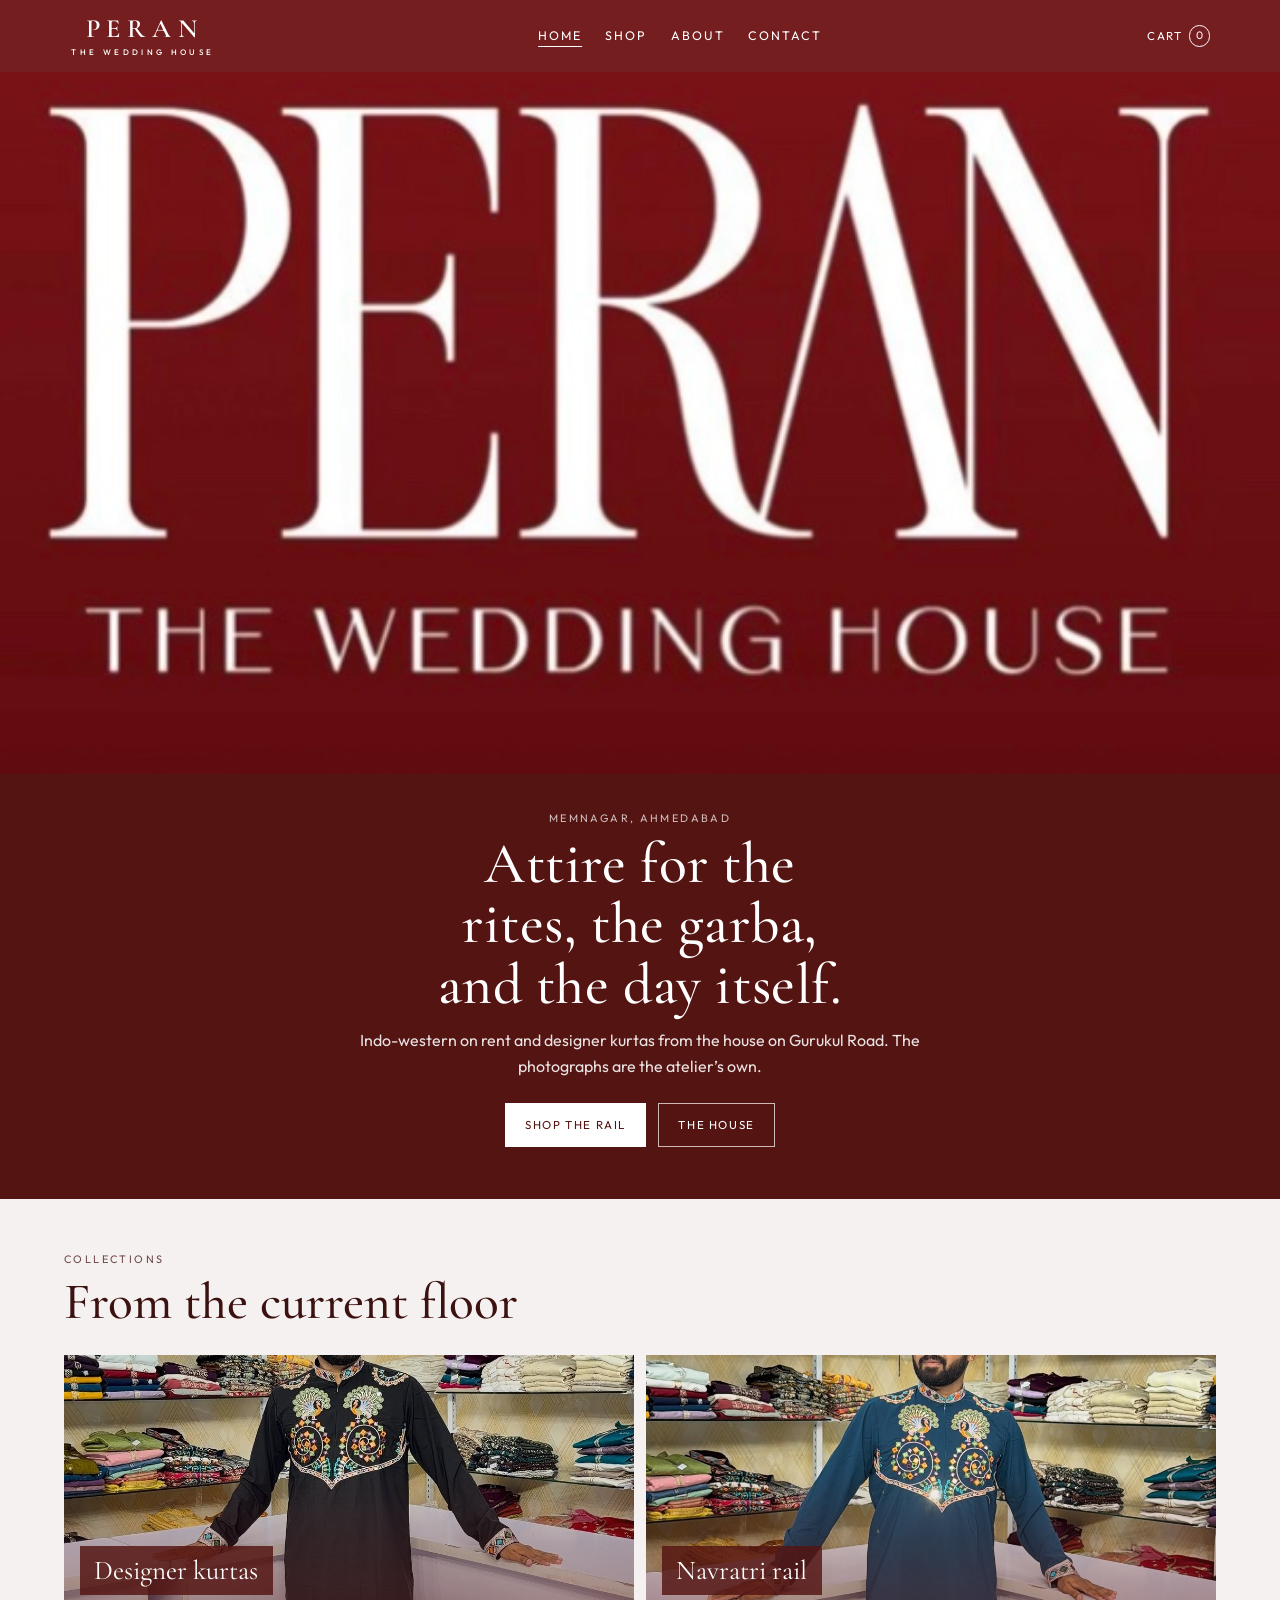
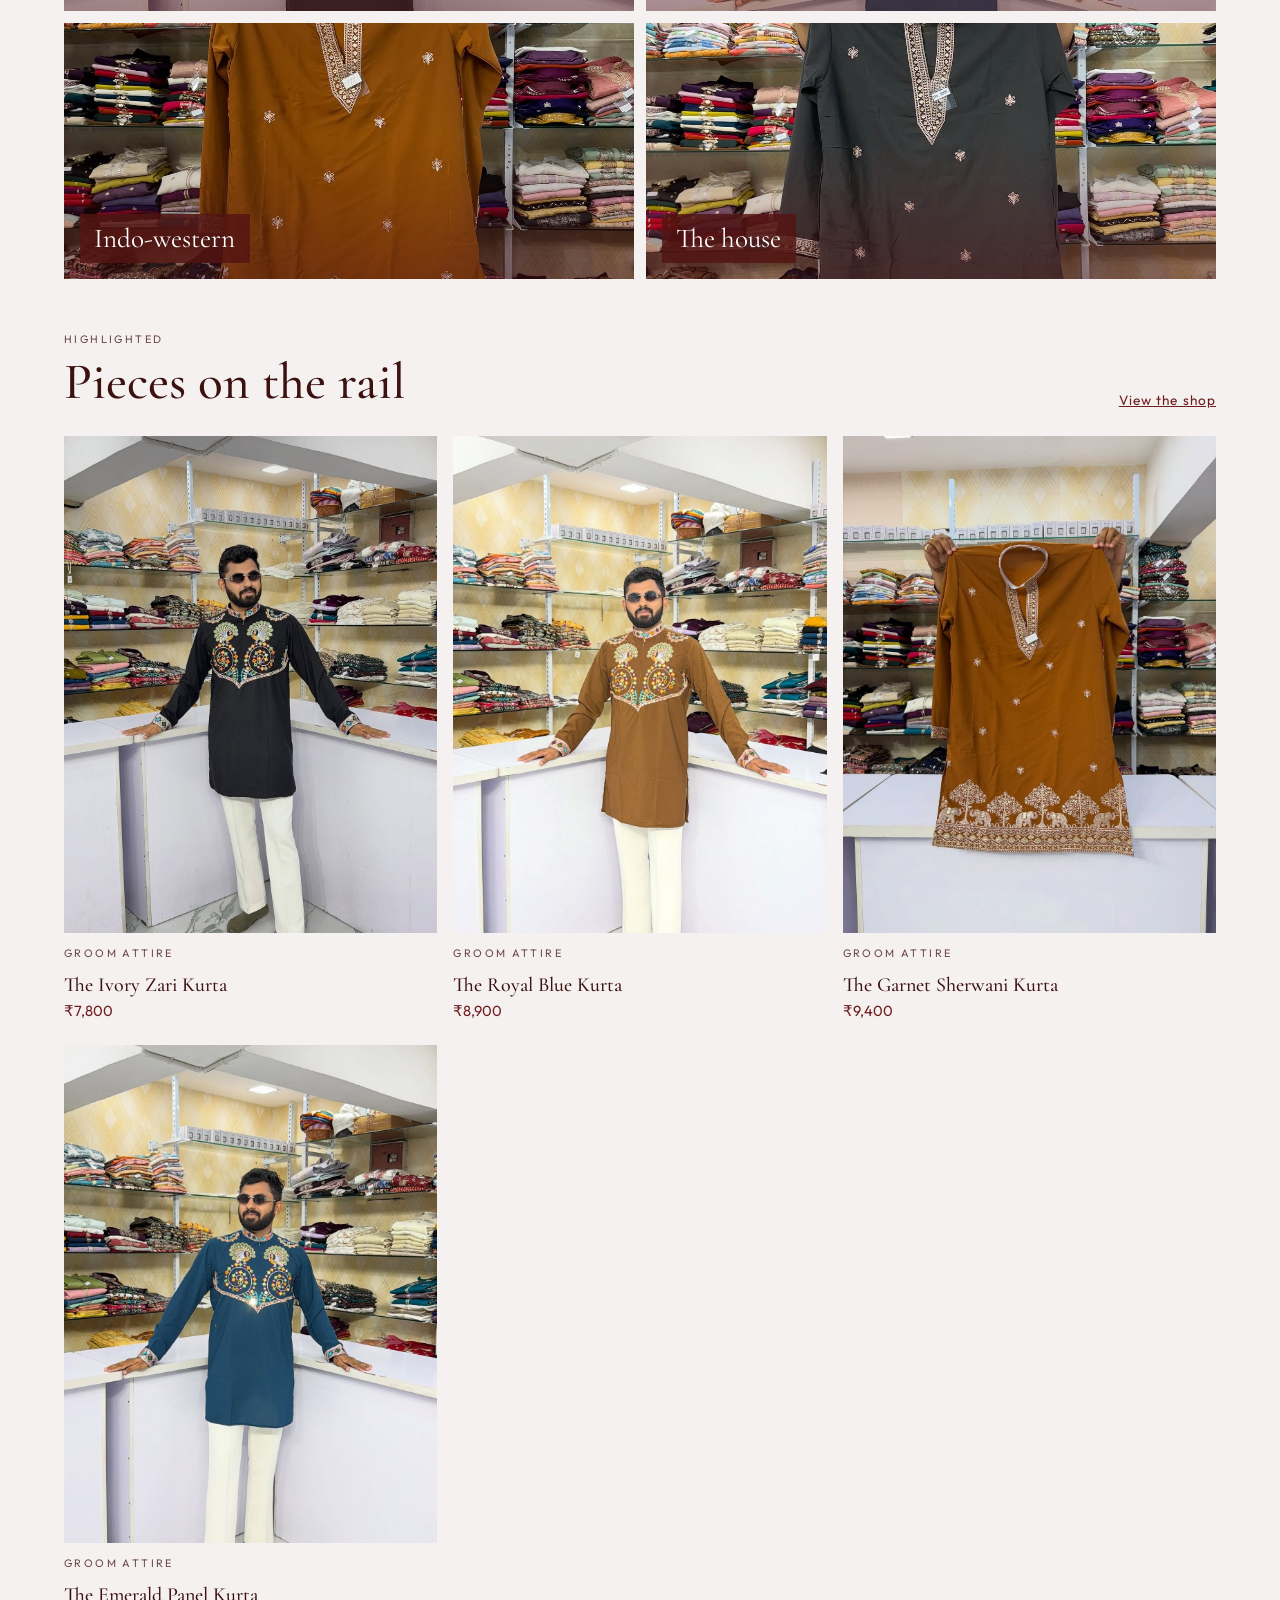
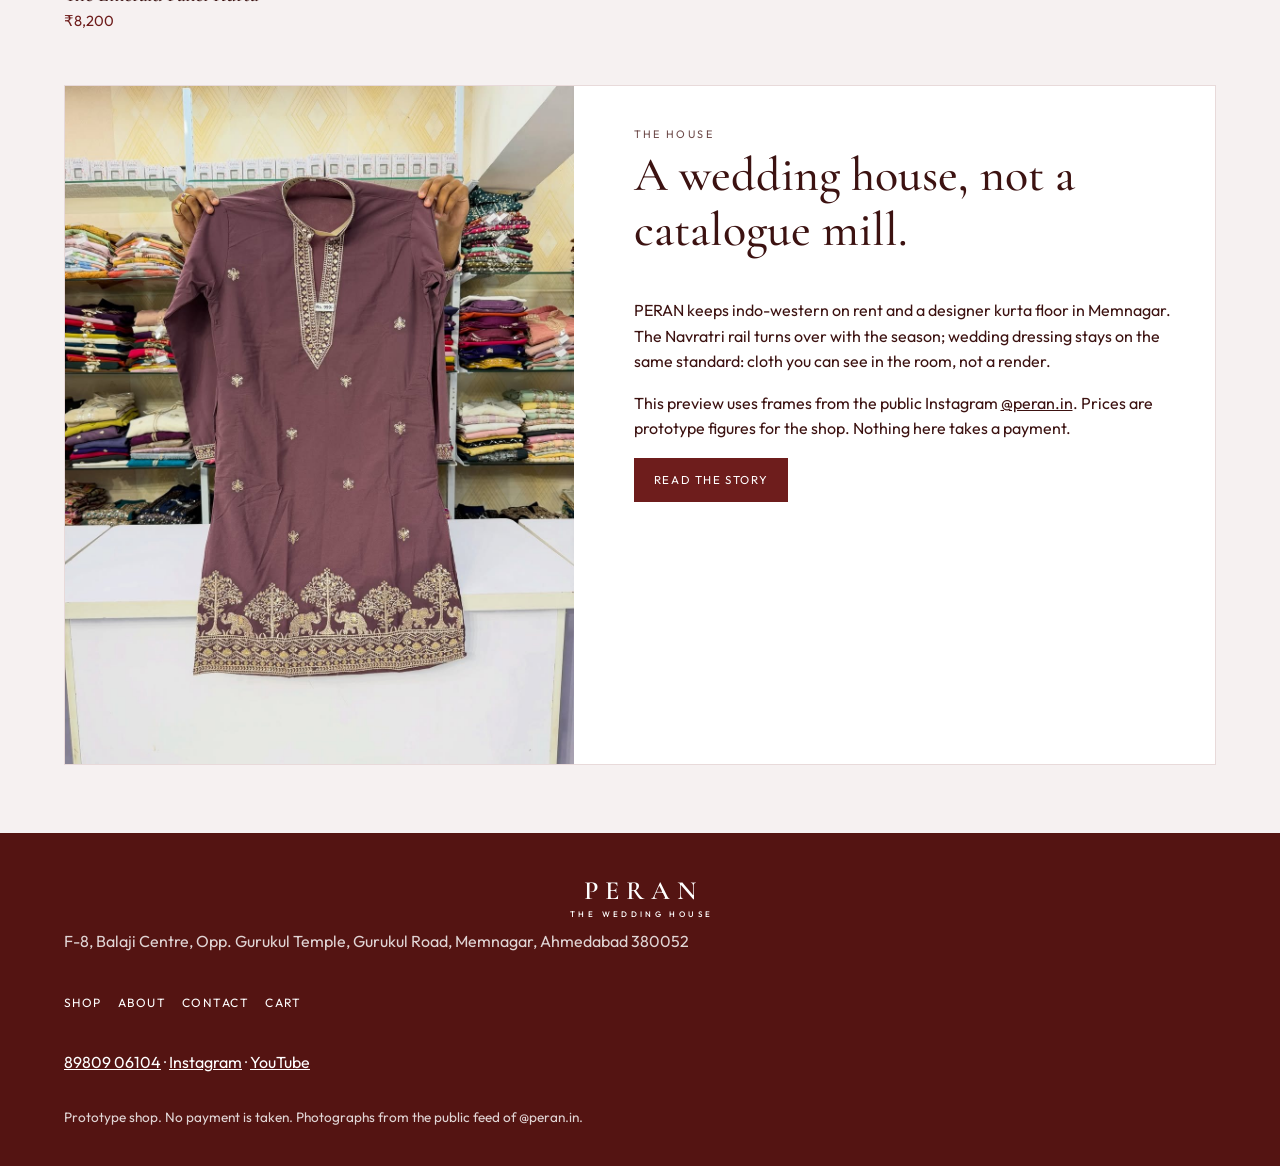
<file: index.html>
<!DOCTYPE html>
<html lang="en">
<head>
  <meta charset="utf-8">
  <meta name="viewport" content="width=device-width, initial-scale=1">
  <title>PERAN — The Wedding House</title>
  <meta name="description" content="PERAN The Wedding House in Memnagar, Ahmedabad. Designer kurtas and indo-western attire, with photographs from the house’s own rail.">
  <meta name="theme-color" content="#6e1d1c">
  <link rel="icon" href="assets/logo.jpg">
  <link rel="preconnect" href="https://fonts.googleapis.com">
  <link rel="preconnect" href="https://fonts.gstatic.com" crossorigin>
  <link href="https://fonts.googleapis.com/css2?family=Cormorant+Garamond:wght@500;600;700&family=Outfit:wght@300;400;500;600&display=swap" rel="stylesheet">
  <link rel="stylesheet" href="css/styles.css">
</head>
<body>
  <a class="skip" href="#main">Skip to content</a>
  <header class="site-header">
    <div class="header-bar">
      <button class="nav-toggle" type="button" data-nav-toggle aria-expanded="false" aria-controls="site-nav">
        <span class="sr-only">Menu</span>
        <span class="burger" aria-hidden="true"></span>
      </button>
      <a class="wordmark" href="index.html">
        <span class="wordmark-name">PERAN</span>
        <span class="wordmark-sub">The Wedding House</span>
      </a>
      <nav id="site-nav" class="site-nav" data-nav aria-label="Primary">
        <a href="index.html" aria-current="page">Home</a>
        <a href="shop.html">Shop</a>
        <a href="about.html">About</a>
        <a href="contact.html">Contact</a>
      </nav>
      <a class="cart-link" href="cart.html" data-cart-link>Cart <span class="cart-count" data-cart-count>0</span></a>
    </div>
  </header>
  <main id="main">
    <section class="hero">
      <img class="hero-logo" src="assets/logo.jpg" alt="PERAN, The Wedding House" width="606" height="449">
      <div class="hero-copy">
        <p class="eyebrow">Memnagar, Ahmedabad</p>
        <h1>Attire for the rites, the garba, and the day itself.</h1>
        <p>Indo-western on rent and designer kurtas from the house on Gurukul Road. The photographs are the atelier’s own.</p>
        <div class="hero-actions">
          <a class="btn" href="shop.html">Shop the rail</a>
          <a class="btn btn-ghost" href="about.html">The house</a>
        </div>
      </div>
    </section>

    <section class="section">
      <div class="wrap">
        <div class="section-head">
          <div>
            <p class="eyebrow">Collections</p>
            <h2>From the current floor</h2>
          </div>
        </div>
        <div class="collections">
          <a class="collection" href="shop.html?category=groom">
            <img src="assets/products/ivory-zari.jpg" alt="Ivory zari kurta from the designer rail" width="1080" height="1440">
            <span>Designer kurtas</span>
          </a>
          <a class="collection" href="shop.html?category=groom">
            <img src="assets/products/emerald-panel.jpg" alt="Emerald panel kurta from the Navratri rail" width="1080" height="1440">
            <span>Navratri rail</span>
          </a>
          <a class="collection" href="shop.html?category=groom">
            <img src="assets/products/garnet-sherwani.jpg" alt="Garnet indo-western kurta" width="1080" height="1440">
            <span>Indo-western</span>
          </a>
          <a class="collection" href="about.html">
            <img src="assets/products/festive-gold.jpg" alt="Gold festive kurta from the wedding house" width="1080" height="1440">
            <span>The house</span>
          </a>
        </div>
      </div>
    </section>

    <section class="section" style="padding-top: 0">
      <div class="wrap">
        <div class="section-head">
          <div>
            <p class="eyebrow">Highlighted</p>
            <h2>Pieces on the rail</h2>
          </div>
          <a href="shop.html">View the shop</a>
        </div>
        <div class="grid">
          <article class="card">
            <a class="card-link" href="product.html?id=ivory-zari">
              <div class="card-media"><img src="assets/products/ivory-zari.jpg" alt="Ivory festive kurta with gold zari, from the PERAN Instagram rail" width="1080" height="1440"></div>
              <p class="eyebrow">Groom attire</p>
              <h2>The Ivory Zari Kurta</h2>
              <p class="price">₹7,800</p>
            </a>
          </article>
          <article class="card">
            <a class="card-link" href="product.html?id=royal-blue">
              <div class="card-media"><img src="assets/products/royal-blue.jpg" alt="Royal blue kurta with dense gold work, from the PERAN Instagram rail" width="1080" height="1440"></div>
              <p class="eyebrow">Groom attire</p>
              <h2>The Royal Blue Kurta</h2>
              <p class="price">₹8,900</p>
            </a>
          </article>
          <article class="card">
            <a class="card-link" href="product.html?id=garnet-sherwani">
              <div class="card-media"><img src="assets/products/garnet-sherwani.jpg" alt="Garnet sherwani-style kurta, from the PERAN Instagram rail" width="1080" height="1440"></div>
              <p class="eyebrow">Groom attire</p>
              <h2>The Garnet Sherwani Kurta</h2>
              <p class="price">₹9,400</p>
            </a>
          </article>
          <article class="card">
            <a class="card-link" href="product.html?id=emerald-panel">
              <div class="card-media"><img src="assets/products/emerald-panel.jpg" alt="Emerald and gold panelled kurta, from the PERAN Instagram rail" width="1080" height="1440"></div>
              <p class="eyebrow">Groom attire</p>
              <h2>The Emerald Panel Kurta</h2>
              <p class="price">₹8,200</p>
            </a>
          </article>
        </div>
      </div>
    </section>

    <section class="section" style="padding-top: 0">
      <div class="wrap">
        <article class="story">
          <img src="assets/products/editorial-kurta.jpg" alt="Burgundy and gold kurta from the PERAN atelier feed" width="1080" height="1440">
          <div class="story-copy">
            <p class="eyebrow">The house</p>
            <h2>A wedding house, not a catalogue mill.</h2>
            <p>PERAN keeps indo-western on rent and a designer kurta floor in Memnagar. The Navratri rail turns over with the season; wedding dressing stays on the same standard: cloth you can see in the room, not a render.</p>
            <p>This preview uses frames from the public Instagram <a href="https://www.instagram.com/peran.in/">@peran.in</a>. Prices are prototype figures for the shop. Nothing here takes a payment.</p>
            <a class="btn btn-solid" href="about.html">Read the story</a>
          </div>
        </article>
      </div>
    </section>
  </main>
  <footer class="site-footer">
    <div class="wrap footer-grid">
      <div>
        <a class="wordmark" href="index.html">
          <span class="wordmark-name">PERAN</span>
          <span class="wordmark-sub">The Wedding House</span>
        </a>
        <p>F-8, Balaji Centre, Opp. Gurukul Temple, Gurukul Road, Memnagar, Ahmedabad 380052</p>
      </div>
      <nav class="footer-nav" aria-label="Footer">
        <a href="shop.html">Shop</a>
        <a href="about.html">About</a>
        <a href="contact.html">Contact</a>
        <a href="cart.html">Cart</a>
      </nav>
      <p><a href="tel:+918980906104">89809 06104</a> · <a href="https://www.instagram.com/peran.in/">Instagram</a> · <a href="https://www.youtube.com/@Peranhouse">YouTube</a></p>
      <p class="fine">Prototype shop. No payment is taken. Photographs from the public feed of @peran.in.</p>
    </div>
  </footer>
  <script src="js/cart.js"></script>
  <script src="js/nav.js"></script>
</body>
</html>
</file>
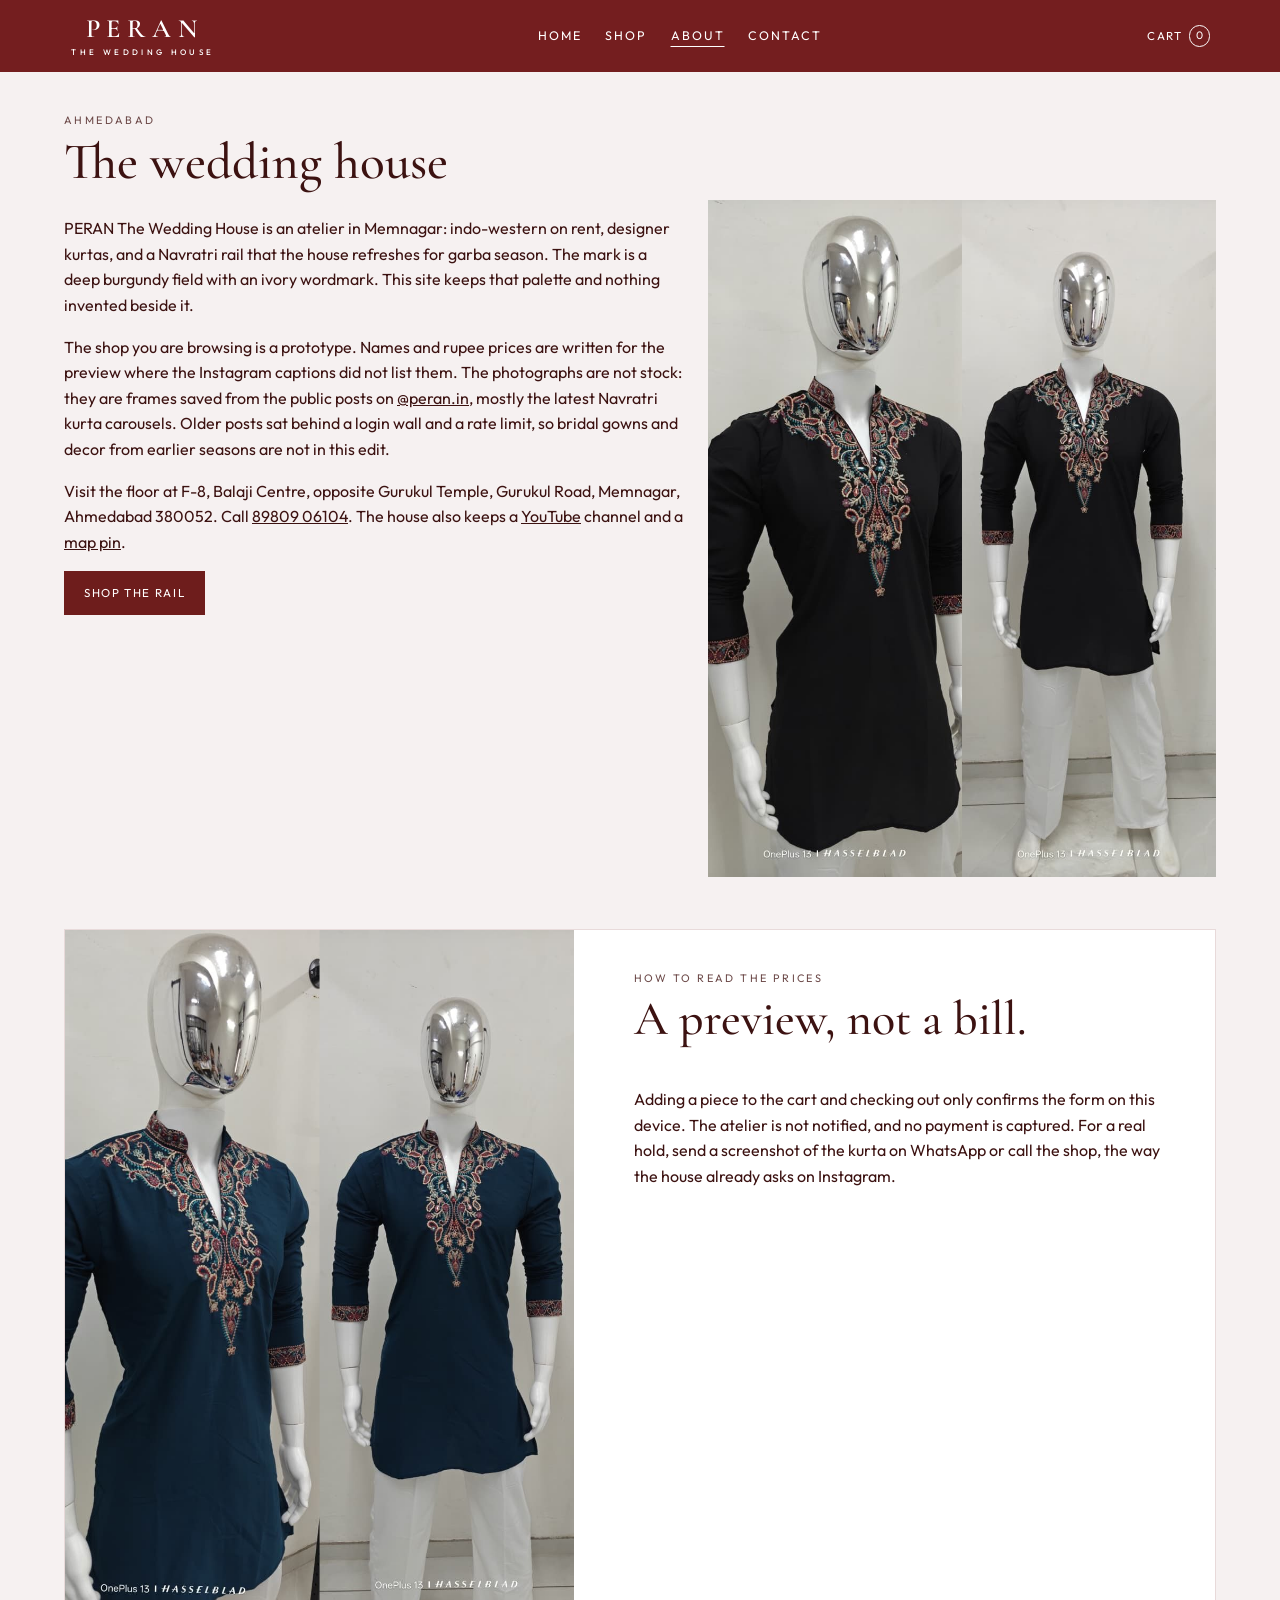
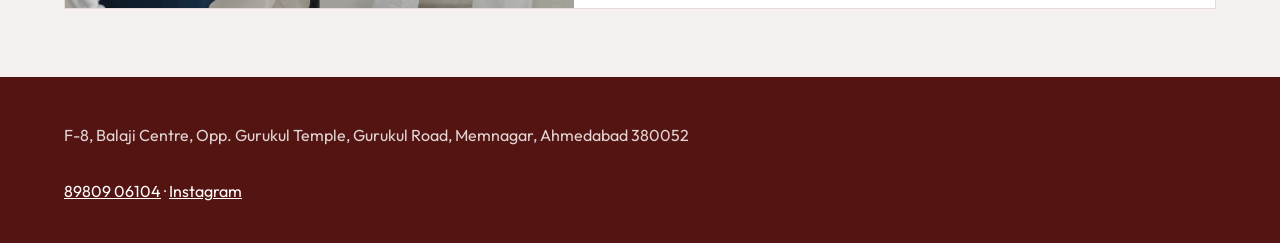
<file: about.html>
<!DOCTYPE html>
<html lang="en">
<head>
  <meta charset="utf-8">
  <meta name="viewport" content="width=device-width, initial-scale=1">
  <title>About — PERAN</title>
  <meta name="description" content="About PERAN The Wedding House, a kurta and indo-western atelier in Memnagar, Ahmedabad.">
  <meta name="theme-color" content="#6e1d1c">
  <link rel="icon" href="assets/logo.jpg">
  <link rel="preconnect" href="https://fonts.googleapis.com">
  <link rel="preconnect" href="https://fonts.gstatic.com" crossorigin>
  <link href="https://fonts.googleapis.com/css2?family=Cormorant+Garamond:wght@500;600;700&family=Outfit:wght@300;400;500;600&display=swap" rel="stylesheet">
  <link rel="stylesheet" href="css/styles.css">
</head>
<body>
  <a class="skip" href="#main">Skip to content</a>
  <header class="site-header">
    <div class="header-bar">
      <button class="nav-toggle" type="button" data-nav-toggle aria-expanded="false" aria-controls="site-nav">
        <span class="sr-only">Menu</span>
        <span class="burger" aria-hidden="true"></span>
      </button>
      <a class="wordmark" href="index.html">
        <span class="wordmark-name">PERAN</span>
        <span class="wordmark-sub">The Wedding House</span>
      </a>
      <nav id="site-nav" class="site-nav" data-nav aria-label="Primary">
        <a href="index.html">Home</a>
        <a href="shop.html">Shop</a>
        <a href="about.html" aria-current="page">About</a>
        <a href="contact.html">Contact</a>
      </nav>
      <a class="cart-link" href="cart.html" data-cart-link>Cart <span class="cart-count" data-cart-count>0</span></a>
    </div>
  </header>
  <main id="main">
    <div class="wrap page-head">
      <p class="eyebrow">Ahmedabad</p>
      <h1>The wedding house</h1>
    </div>
    <div class="wrap about-grid">
      <div class="about-copy">
        <p>PERAN The Wedding House is an atelier in Memnagar: indo-western on rent, designer kurtas, and a Navratri rail that the house refreshes for garba season. The mark is a deep burgundy field with an ivory wordmark. This site keeps that palette and nothing invented beside it.</p>
        <p>The shop you are browsing is a prototype. Names and rupee prices are written for the preview where the Instagram captions did not list them. The photographs are not stock: they are frames saved from the public posts on <a href="https://www.instagram.com/peran.in/">@peran.in</a>, mostly the latest Navratri kurta carousels. Older posts sat behind a login wall and a rate limit, so bridal gowns and decor from earlier seasons are not in this edit.</p>
        <p>Visit the floor at F-8, Balaji Centre, opposite Gurukul Temple, Gurukul Road, Memnagar, Ahmedabad 380052. Call <a href="tel:+918980906104">89809 06104</a>. The house also keeps a <a href="https://www.youtube.com/@Peranhouse">YouTube</a> channel and a <a href="https://maps.app.goo.gl/yDE1dX3XQtR248si7">map pin</a>.</p>
        <a class="btn btn-solid" href="shop.html">Shop the rail</a>
      </div>
      <div>
        <img src="assets/products/indo-sage.jpg" alt="Sage festive kurta from the PERAN Instagram rail" width="960" height="1280">
      </div>
    </div>
    <section class="section">
      <div class="wrap story">
        <img src="assets/products/indo-rose.jpg" alt="Rose kurta from the PERAN Instagram rail" width="960" height="1280">
        <div class="story-copy">
          <p class="eyebrow">How to read the prices</p>
          <h2>A preview, not a bill.</h2>
          <p>Adding a piece to the cart and checking out only confirms the form on this device. The atelier is not notified, and no payment is captured. For a real hold, send a screenshot of the kurta on WhatsApp or call the shop, the way the house already asks on Instagram.</p>
        </div>
      </div>
    </section>
  </main>
  <footer class="site-footer">
    <div class="wrap footer-grid">
      <p>F-8, Balaji Centre, Opp. Gurukul Temple, Gurukul Road, Memnagar, Ahmedabad 380052</p>
      <p><a href="tel:+918980906104">89809 06104</a> · <a href="https://www.instagram.com/peran.in/">Instagram</a></p>
    </div>
  </footer>
  <script src="js/cart.js"></script>
  <script src="js/nav.js"></script>
</body>
</html>
</file>
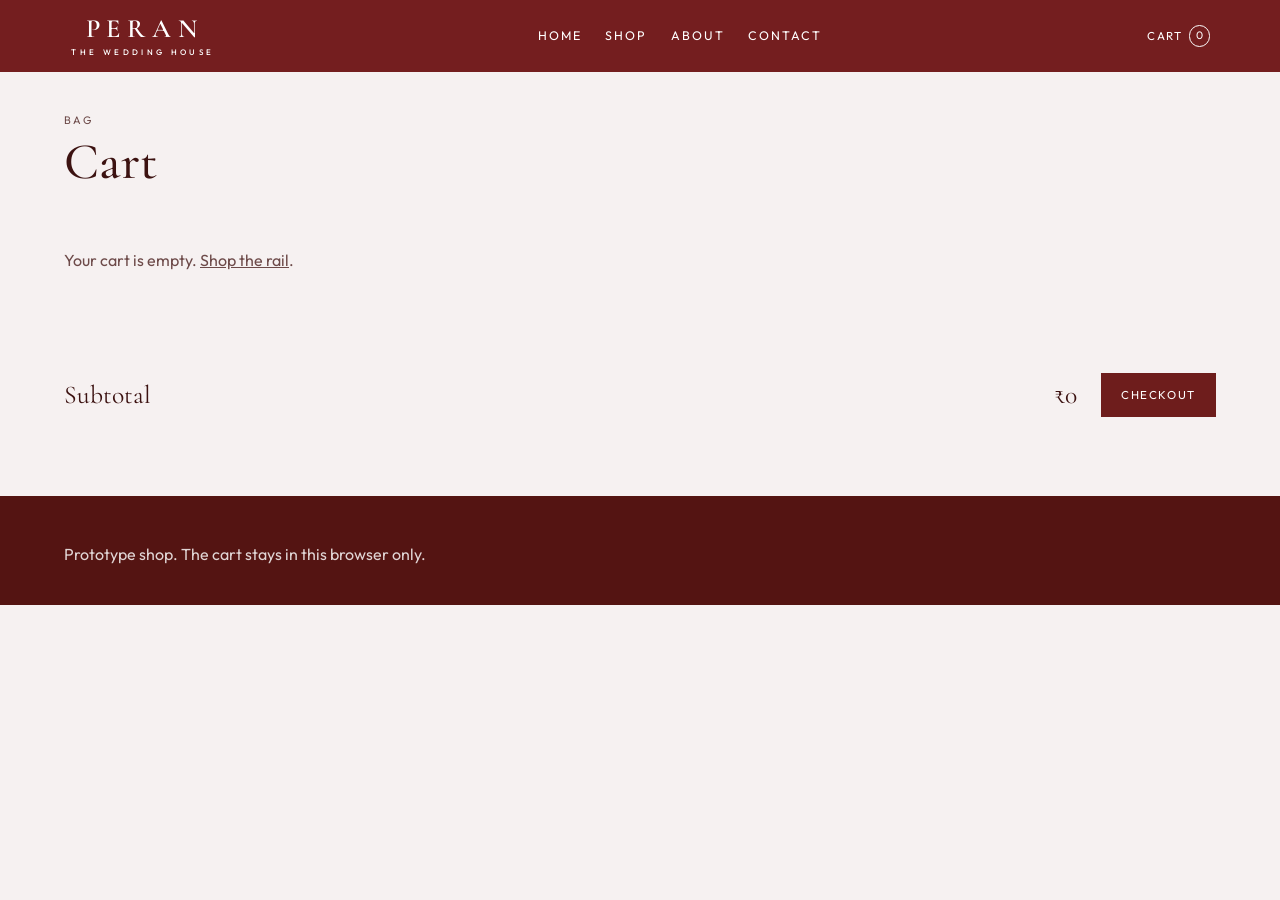
<file: cart.html>
<!DOCTYPE html>
<html lang="en">
<head>
  <meta charset="utf-8">
  <meta name="viewport" content="width=device-width, initial-scale=1">
  <title>Cart — PERAN</title>
  <meta name="description" content="Your PERAN cart.">
  <meta name="theme-color" content="#6e1d1c">
  <link rel="icon" href="assets/logo.jpg">
  <link rel="preconnect" href="https://fonts.googleapis.com">
  <link rel="preconnect" href="https://fonts.gstatic.com" crossorigin>
  <link href="https://fonts.googleapis.com/css2?family=Cormorant+Garamond:wght@500;600;700&family=Outfit:wght@300;400;500;600&display=swap" rel="stylesheet">
  <link rel="stylesheet" href="css/styles.css">
</head>
<body>
  <a class="skip" href="#main">Skip to content</a>
  <header class="site-header">
    <div class="header-bar">
      <button class="nav-toggle" type="button" data-nav-toggle aria-expanded="false" aria-controls="site-nav">
        <span class="sr-only">Menu</span>
        <span class="burger" aria-hidden="true"></span>
      </button>
      <a class="wordmark" href="index.html">
        <span class="wordmark-name">PERAN</span>
        <span class="wordmark-sub">The Wedding House</span>
      </a>
      <nav id="site-nav" class="site-nav" data-nav aria-label="Primary">
        <a href="index.html">Home</a>
        <a href="shop.html">Shop</a>
        <a href="about.html">About</a>
        <a href="contact.html">Contact</a>
      </nav>
      <a class="cart-link" href="cart.html" data-cart-link aria-current="page">Cart <span class="cart-count" data-cart-count>0</span></a>
    </div>
  </header>
  <main id="main" class="wrap">
    <div class="page-head">
      <p class="eyebrow">Bag</p>
      <h1>Cart</h1>
    </div>
    <p class="empty" data-cart-empty>Your cart is empty. <a href="shop.html">Shop the rail</a>.</p>
    <ul class="cart-list" data-cart-list></ul>
    <div class="summary-bar" data-cart-summary hidden>
      <p class="subtotal"><span>Subtotal</span> <span data-subtotal>₹0</span></p>
      <a class="btn btn-solid" href="checkout.html">Checkout</a>
    </div>
  </main>
  <footer class="site-footer">
    <div class="wrap footer-grid">
      <p>Prototype shop. The cart stays in this browser only.</p>
    </div>
  </footer>
  <script src="js/catalog.js"></script>
  <script src="js/cart.js"></script>
  <script src="js/nav.js"></script>
  <script src="js/cart-page.js"></script>
</body>
</html>
</file>
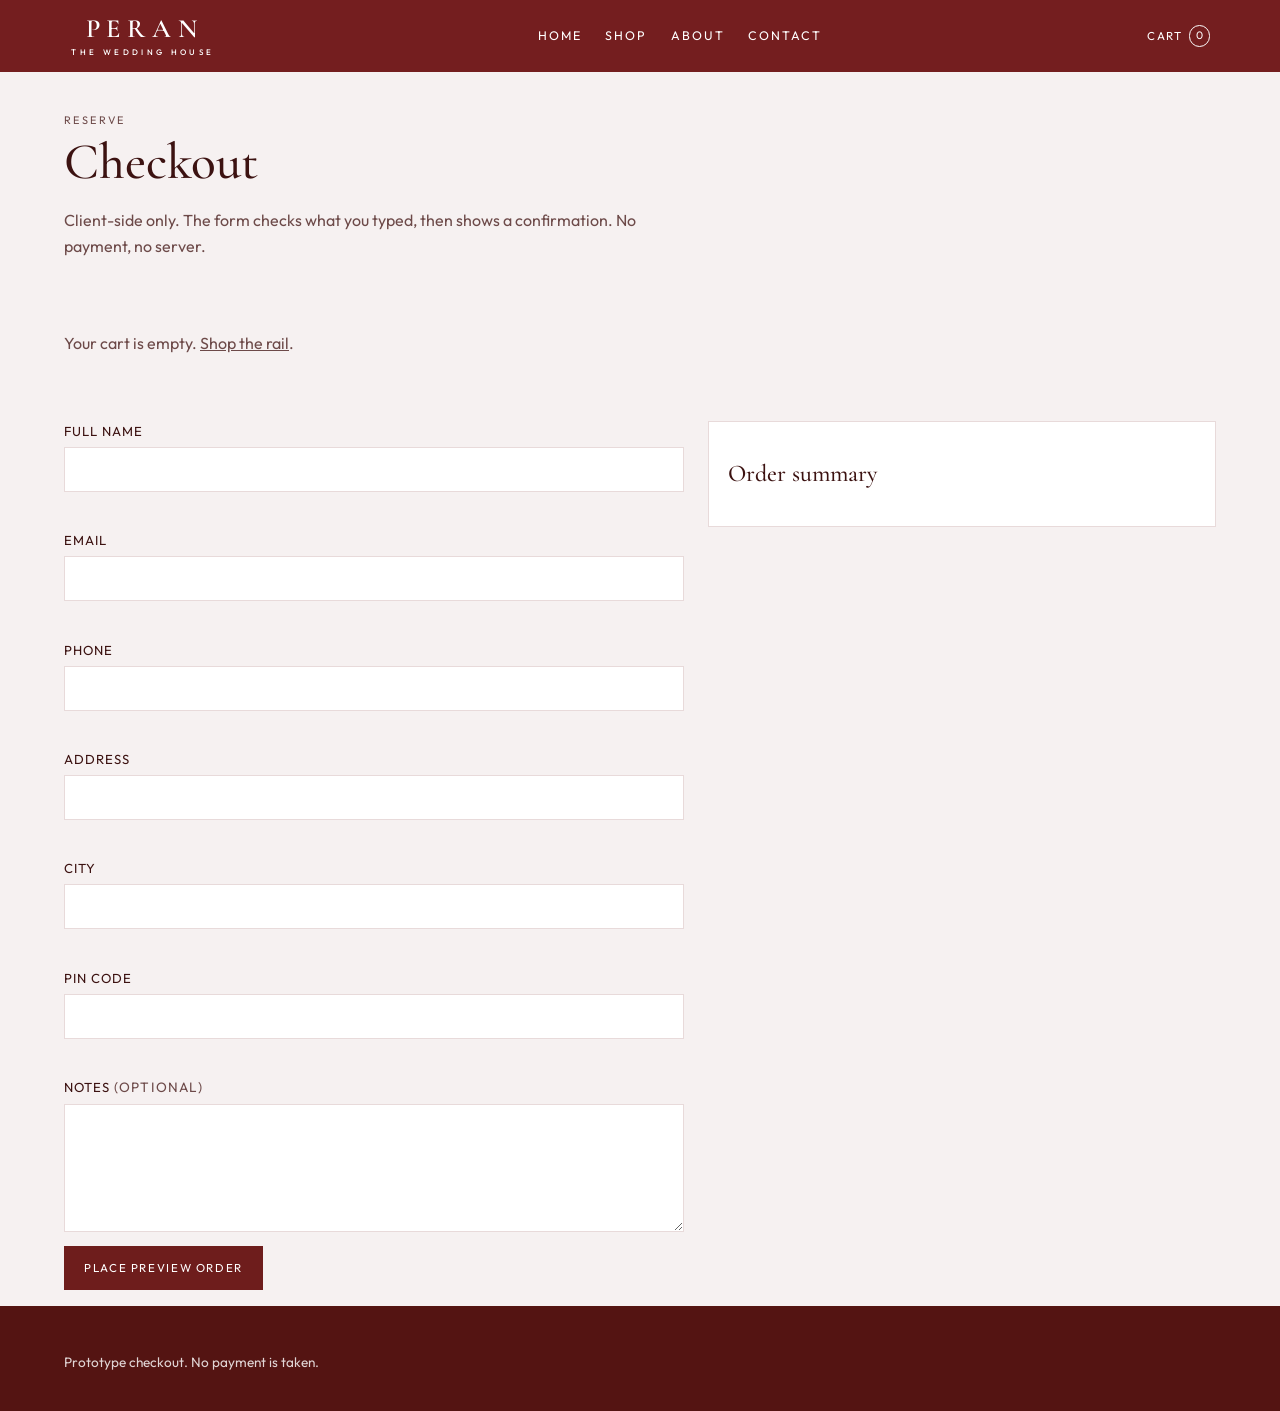
<file: checkout.html>
<!DOCTYPE html>
<html lang="en">
<head>
  <meta charset="utf-8">
  <meta name="viewport" content="width=device-width, initial-scale=1">
  <title>Checkout — PERAN</title>
  <meta name="description" content="Prototype checkout for PERAN The Wedding House. No payment is taken.">
  <meta name="theme-color" content="#6e1d1c">
  <link rel="icon" href="assets/logo.jpg">
  <link rel="preconnect" href="https://fonts.googleapis.com">
  <link rel="preconnect" href="https://fonts.gstatic.com" crossorigin>
  <link href="https://fonts.googleapis.com/css2?family=Cormorant+Garamond:wght@500;600;700&family=Outfit:wght@300;400;500;600&display=swap" rel="stylesheet">
  <link rel="stylesheet" href="css/styles.css">
</head>
<body>
  <a class="skip" href="#main">Skip to content</a>
  <header class="site-header">
    <div class="header-bar">
      <button class="nav-toggle" type="button" data-nav-toggle aria-expanded="false" aria-controls="site-nav">
        <span class="sr-only">Menu</span>
        <span class="burger" aria-hidden="true"></span>
      </button>
      <a class="wordmark" href="index.html">
        <span class="wordmark-name">PERAN</span>
        <span class="wordmark-sub">The Wedding House</span>
      </a>
      <nav id="site-nav" class="site-nav" data-nav aria-label="Primary">
        <a href="index.html">Home</a>
        <a href="shop.html">Shop</a>
        <a href="about.html">About</a>
        <a href="contact.html">Contact</a>
      </nav>
      <a class="cart-link" href="cart.html" data-cart-link>Cart <span class="cart-count" data-cart-count>0</span></a>
    </div>
  </header>
  <main id="main" class="wrap">
    <div class="page-head">
      <p class="eyebrow">Reserve</p>
      <h1>Checkout</h1>
      <p>Client-side only. The form checks what you typed, then shows a confirmation. No payment, no server.</p>
    </div>
    <p class="empty" data-checkout-empty hidden>Your cart is empty. <a href="shop.html">Shop the rail</a>.</p>
    <div class="checkout-grid" data-checkout-panel>
      <form data-checkout novalidate>
        <div class="field">
          <label for="full-name">Full name</label>
          <input id="full-name" name="full-name" type="text" autocomplete="name" required aria-describedby="err-name">
          <p class="error" id="err-name" data-error-for="full-name"></p>
        </div>
        <div class="field">
          <label for="email">Email</label>
          <input id="email" name="email" type="email" autocomplete="email" required aria-describedby="err-email">
          <p class="error" id="err-email" data-error-for="email"></p>
        </div>
        <div class="field">
          <label for="phone">Phone</label>
          <input id="phone" name="phone" type="tel" autocomplete="tel" required aria-describedby="err-phone">
          <p class="error" id="err-phone" data-error-for="phone"></p>
        </div>
        <div class="field">
          <label for="address">Address</label>
          <input id="address" name="address" type="text" autocomplete="street-address" required aria-describedby="err-address">
          <p class="error" id="err-address" data-error-for="address"></p>
        </div>
        <div class="field">
          <label for="city">City</label>
          <input id="city" name="city" type="text" autocomplete="address-level2" required aria-describedby="err-city">
          <p class="error" id="err-city" data-error-for="city"></p>
        </div>
        <div class="field">
          <label for="postal">PIN code</label>
          <input id="postal" name="postal" type="text" inputmode="numeric" autocomplete="postal-code" required aria-describedby="err-postal">
          <p class="error" id="err-postal" data-error-for="postal"></p>
        </div>
        <div class="field">
          <label for="notes">Notes <span class="fine">(optional)</span></label>
          <textarea id="notes" name="notes"></textarea>
        </div>
        <button class="btn btn-solid" type="submit">Place preview order</button>
      </form>
      <aside class="panel" aria-label="Order summary">
        <h2>Order summary</h2>
        <div data-summary></div>
      </aside>
    </div>
    <div class="confirm" data-confirmation hidden tabindex="-1"></div>
  </main>
  <footer class="site-footer">
    <div class="wrap"><p class="fine">Prototype checkout. No payment is taken.</p></div>
  </footer>
  <script src="js/catalog.js"></script>
  <script src="js/cart.js"></script>
  <script src="js/nav.js"></script>
  <script src="js/checkout.js"></script>
</body>
</html>
</file>
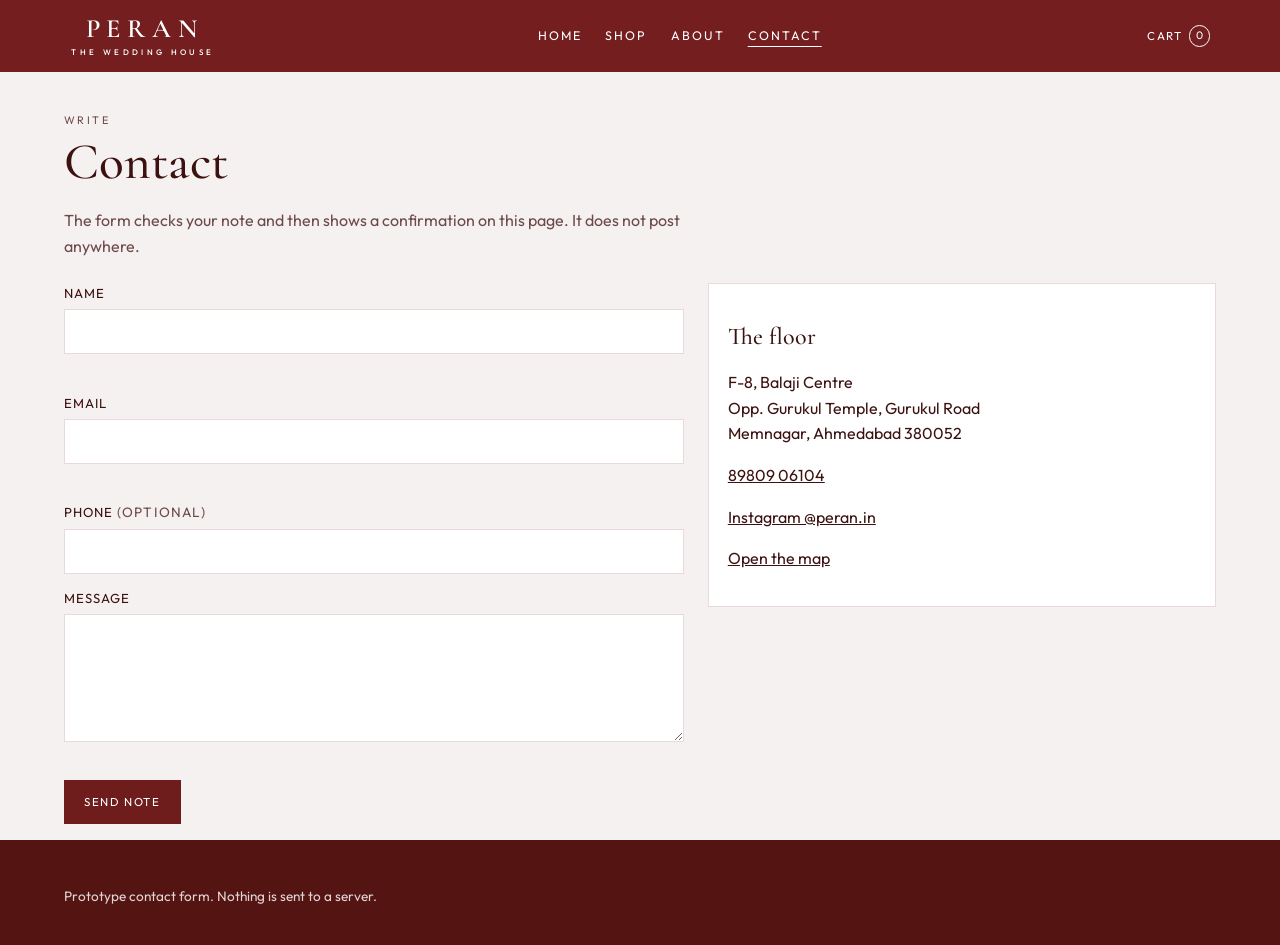
<file: contact.html>
<!DOCTYPE html>
<html lang="en">
<head>
  <meta charset="utf-8">
  <meta name="viewport" content="width=device-width, initial-scale=1">
  <title>Contact — PERAN</title>
  <meta name="description" content="Contact PERAN The Wedding House in Memnagar, Ahmedabad.">
  <meta name="theme-color" content="#6e1d1c">
  <link rel="icon" href="assets/logo.jpg">
  <link rel="preconnect" href="https://fonts.googleapis.com">
  <link rel="preconnect" href="https://fonts.gstatic.com" crossorigin>
  <link href="https://fonts.googleapis.com/css2?family=Cormorant+Garamond:wght@500;600;700&family=Outfit:wght@300;400;500;600&display=swap" rel="stylesheet">
  <link rel="stylesheet" href="css/styles.css">
</head>
<body>
  <a class="skip" href="#main">Skip to content</a>
  <header class="site-header">
    <div class="header-bar">
      <button class="nav-toggle" type="button" data-nav-toggle aria-expanded="false" aria-controls="site-nav">
        <span class="sr-only">Menu</span>
        <span class="burger" aria-hidden="true"></span>
      </button>
      <a class="wordmark" href="index.html">
        <span class="wordmark-name">PERAN</span>
        <span class="wordmark-sub">The Wedding House</span>
      </a>
      <nav id="site-nav" class="site-nav" data-nav aria-label="Primary">
        <a href="index.html">Home</a>
        <a href="shop.html">Shop</a>
        <a href="about.html">About</a>
        <a href="contact.html" aria-current="page">Contact</a>
      </nav>
      <a class="cart-link" href="cart.html" data-cart-link>Cart <span class="cart-count" data-cart-count>0</span></a>
    </div>
  </header>
  <main id="main" class="wrap">
    <div class="page-head">
      <p class="eyebrow">Write</p>
      <h1>Contact</h1>
      <p>The form checks your note and then shows a confirmation on this page. It does not post anywhere.</p>
    </div>
    <div class="contact-grid">
      <form data-contact novalidate>
        <div class="field">
          <label for="name">Name</label>
          <input id="name" name="name" type="text" autocomplete="name" required aria-describedby="err-contact-name">
          <p class="error" id="err-contact-name" data-error-for="name"></p>
        </div>
        <div class="field">
          <label for="email">Email</label>
          <input id="email" name="email" type="email" autocomplete="email" required aria-describedby="err-contact-email">
          <p class="error" id="err-contact-email" data-error-for="email"></p>
        </div>
        <div class="field">
          <label for="phone">Phone <span class="fine">(optional)</span></label>
          <input id="phone" name="phone" type="tel" autocomplete="tel">
        </div>
        <div class="field">
          <label for="message">Message</label>
          <textarea id="message" name="message" required aria-describedby="err-contact-message"></textarea>
          <p class="error" id="err-contact-message" data-error-for="message"></p>
        </div>
        <button class="btn btn-solid" type="submit">Send note</button>
      </form>
      <aside class="panel">
        <h2>The floor</h2>
        <p>F-8, Balaji Centre<br>Opp. Gurukul Temple, Gurukul Road<br>Memnagar, Ahmedabad 380052</p>
        <p><a href="tel:+918980906104">89809 06104</a></p>
        <p><a href="https://www.instagram.com/peran.in/">Instagram @peran.in</a></p>
        <p><a href="https://maps.app.goo.gl/yDE1dX3XQtR248si7">Open the map</a></p>
      </aside>
    </div>
    <div class="confirm" data-contact-success hidden tabindex="-1"></div>
  </main>
  <footer class="site-footer">
    <div class="wrap"><p class="fine">Prototype contact form. Nothing is sent to a server.</p></div>
  </footer>
  <script src="js/cart.js"></script>
  <script src="js/nav.js"></script>
  <script src="js/contact.js"></script>
</body>
</html>
</file>
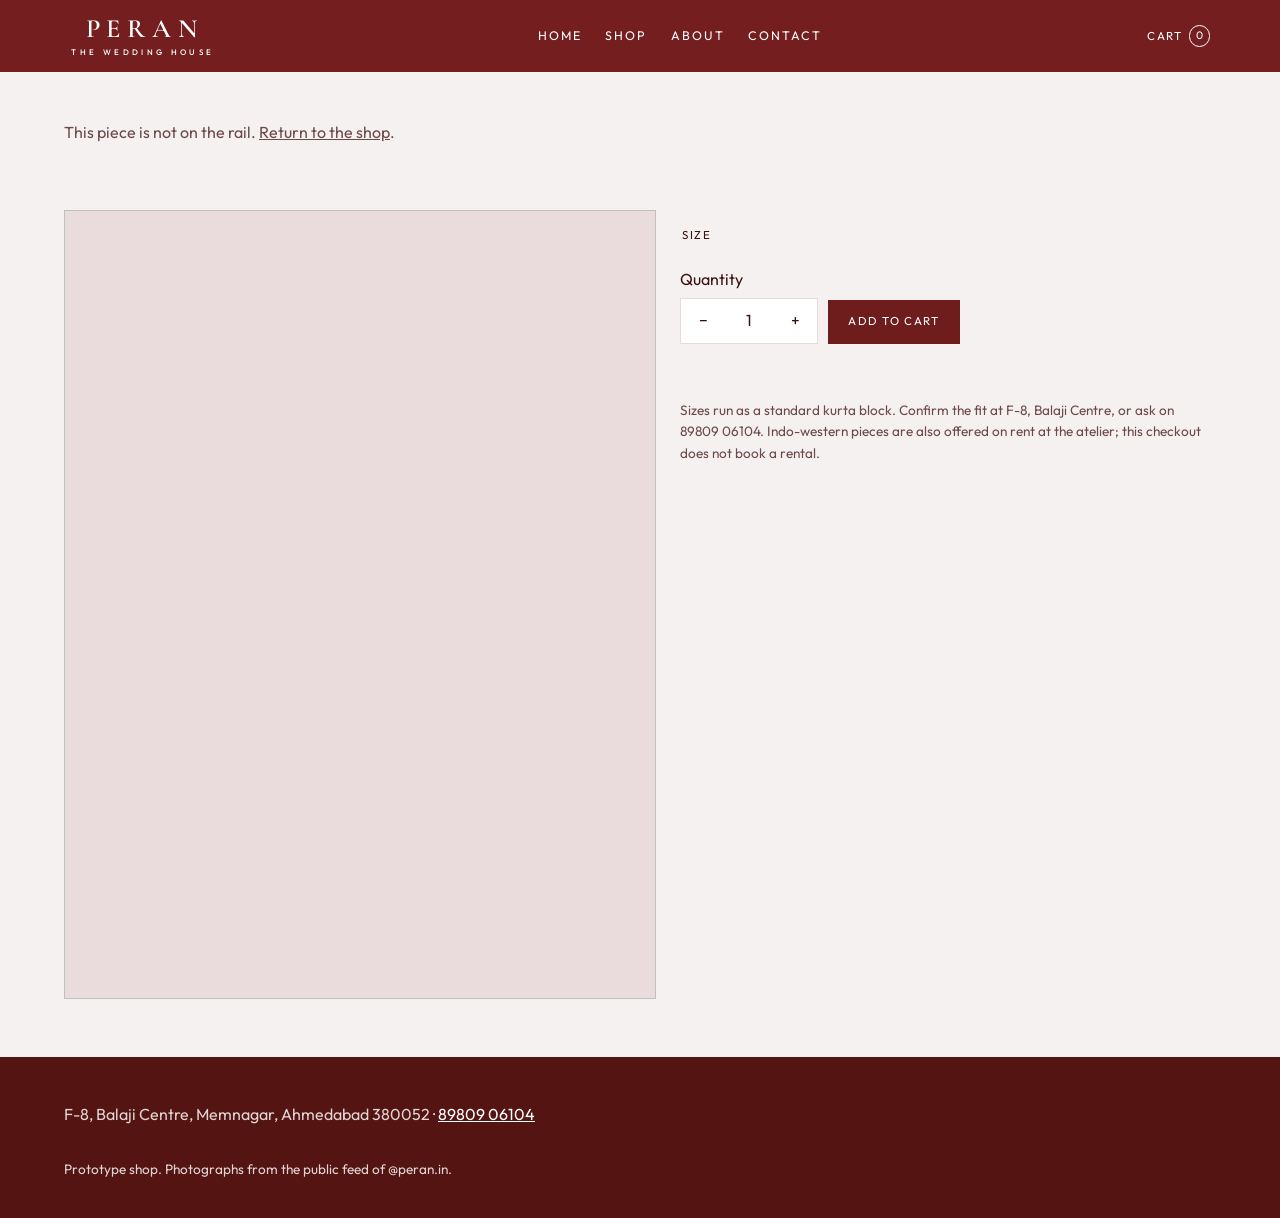
<file: product.html>
<!DOCTYPE html>
<html lang="en">
<head>
  <meta charset="utf-8">
  <meta name="viewport" content="width=device-width, initial-scale=1">
  <title>Piece — PERAN</title>
  <meta name="description" content="Product detail from PERAN The Wedding House.">
  <meta name="theme-color" content="#6e1d1c">
  <link rel="icon" href="assets/logo.jpg">
  <link rel="preconnect" href="https://fonts.googleapis.com">
  <link rel="preconnect" href="https://fonts.gstatic.com" crossorigin>
  <link href="https://fonts.googleapis.com/css2?family=Cormorant+Garamond:wght@500;600;700&family=Outfit:wght@300;400;500;600&display=swap" rel="stylesheet">
  <link rel="stylesheet" href="css/styles.css">
</head>
<body>
  <a class="skip" href="#main">Skip to content</a>
  <header class="site-header">
    <div class="header-bar">
      <button class="nav-toggle" type="button" data-nav-toggle aria-expanded="false" aria-controls="site-nav">
        <span class="sr-only">Menu</span>
        <span class="burger" aria-hidden="true"></span>
      </button>
      <a class="wordmark" href="index.html">
        <span class="wordmark-name">PERAN</span>
        <span class="wordmark-sub">The Wedding House</span>
      </a>
      <nav id="site-nav" class="site-nav" data-nav aria-label="Primary">
        <a href="index.html">Home</a>
        <a href="shop.html">Shop</a>
        <a href="about.html">About</a>
        <a href="contact.html">Contact</a>
      </nav>
      <a class="cart-link" href="cart.html" data-cart-link>Cart <span class="cart-count" data-cart-count>0</span></a>
    </div>
  </header>
  <main id="main" class="wrap">
    <p class="empty" data-missing hidden>This piece is not on the rail. <a href="shop.html">Return to the shop</a>.</p>
    <article class="product" data-product>
      <div>
        <div class="gallery-main">
          <img data-main alt="" width="1080" height="1440">
        </div>
        <div class="thumbs" data-thumbs></div>
      </div>
      <div>
        <p class="eyebrow" data-category></p>
        <h1 data-name></h1>
        <p class="price" data-price></p>
        <p data-description></p>
        <fieldset class="sizes">
          <legend>Size</legend>
          <div data-sizes></div>
        </fieldset>
        <div class="buy-row">
          <div class="qty-field">
            <label for="qty">Quantity</label>
            <div class="qty">
              <button type="button" data-qty-dec aria-label="Decrease quantity">−</button>
              <input id="qty" data-qty type="number" min="1" max="5" value="1" inputmode="numeric">
              <button type="button" data-qty-inc aria-label="Increase quantity">+</button>
            </div>
          </div>
          <button class="btn btn-solid" type="button" data-add>Add to cart</button>
        </div>
        <p class="status" data-status role="status"></p>
        <p class="fine">Sizes run as a standard kurta block. Confirm the fit at F-8, Balaji Centre, or ask on 89809 06104. Indo-western pieces are also offered on rent at the atelier; this checkout does not book a rental.</p>
      </div>
    </article>
    <section class="section" data-related-section>
      <div class="section-head">
        <div>
          <p class="eyebrow">Also on the rail</p>
          <h2>Further pieces</h2>
        </div>
      </div>
      <div class="grid" data-related></div>
    </section>
  </main>
  <footer class="site-footer">
    <div class="wrap footer-grid">
      <p>F-8, Balaji Centre, Memnagar, Ahmedabad 380052 · <a href="tel:+918980906104">89809 06104</a></p>
      <p class="fine">Prototype shop. Photographs from the public feed of @peran.in.</p>
    </div>
  </footer>
  <script src="js/catalog.js"></script>
  <script src="js/cart.js"></script>
  <script src="js/nav.js"></script>
  <script src="js/product.js"></script>
</body>
</html>
</file>
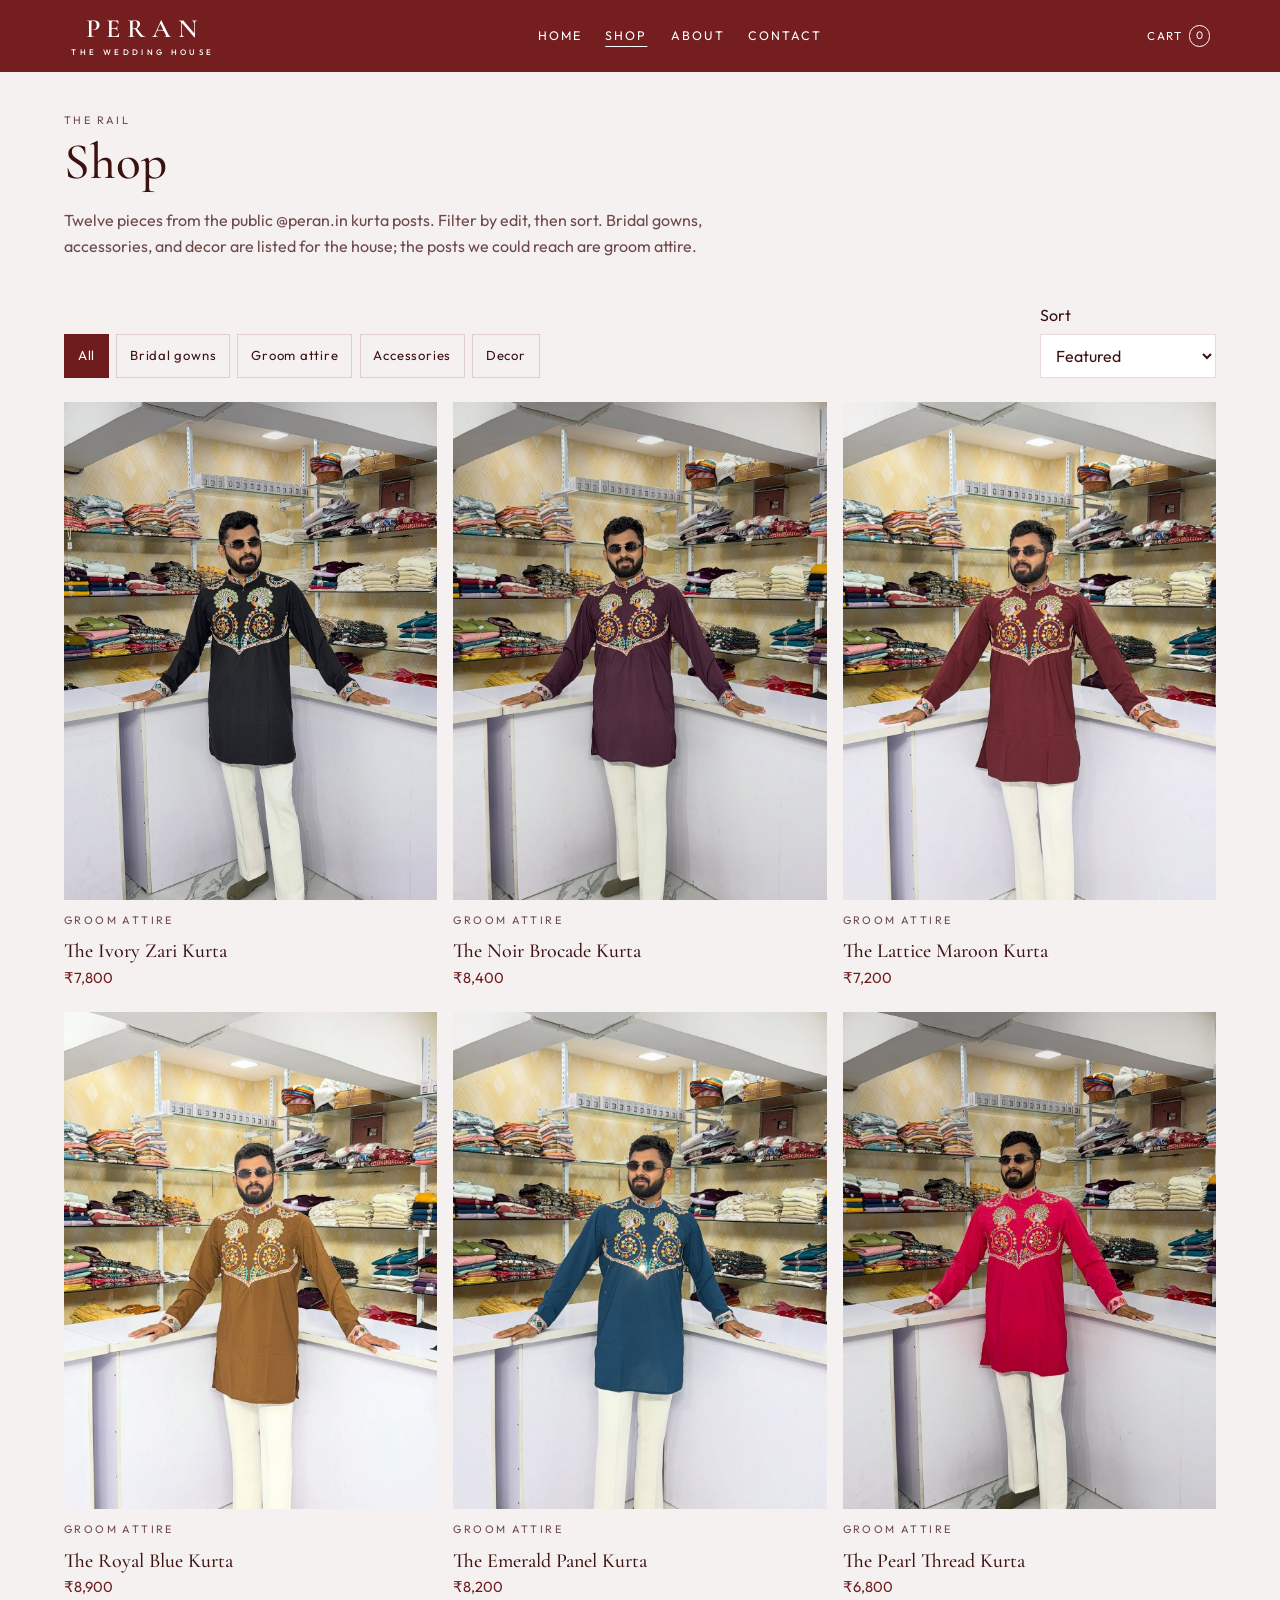
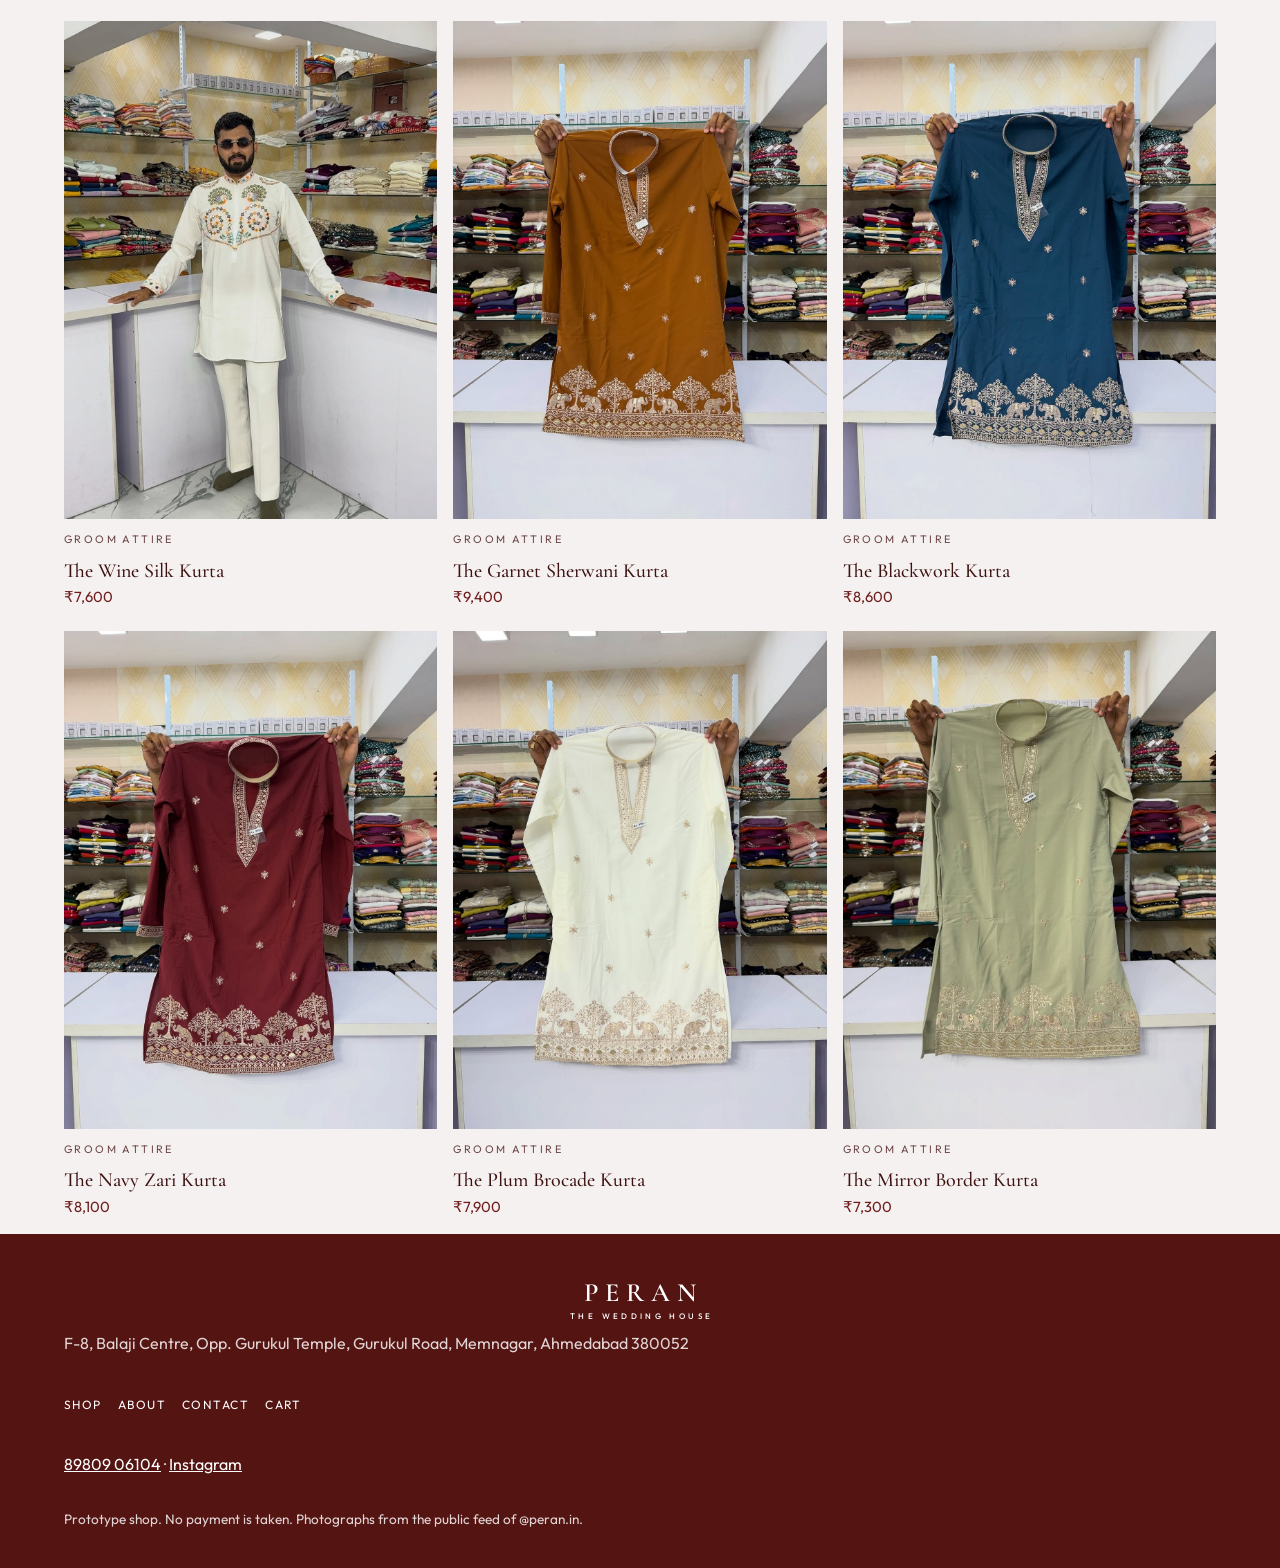
<file: shop.html>
<!DOCTYPE html>
<html lang="en">
<head>
  <meta charset="utf-8">
  <meta name="viewport" content="width=device-width, initial-scale=1">
  <title>Shop — PERAN</title>
  <meta name="description" content="Shop designer kurtas and indo-western attire from PERAN The Wedding House.">
  <meta name="theme-color" content="#6e1d1c">
  <link rel="icon" href="assets/logo.jpg">
  <link rel="preconnect" href="https://fonts.googleapis.com">
  <link rel="preconnect" href="https://fonts.gstatic.com" crossorigin>
  <link href="https://fonts.googleapis.com/css2?family=Cormorant+Garamond:wght@500;600;700&family=Outfit:wght@300;400;500;600&display=swap" rel="stylesheet">
  <link rel="stylesheet" href="css/styles.css">
</head>
<body>
  <a class="skip" href="#main">Skip to content</a>
  <header class="site-header">
    <div class="header-bar">
      <button class="nav-toggle" type="button" data-nav-toggle aria-expanded="false" aria-controls="site-nav">
        <span class="sr-only">Menu</span>
        <span class="burger" aria-hidden="true"></span>
      </button>
      <a class="wordmark" href="index.html">
        <span class="wordmark-name">PERAN</span>
        <span class="wordmark-sub">The Wedding House</span>
      </a>
      <nav id="site-nav" class="site-nav" data-nav aria-label="Primary">
        <a href="index.html">Home</a>
        <a href="shop.html" aria-current="page">Shop</a>
        <a href="about.html">About</a>
        <a href="contact.html">Contact</a>
      </nav>
      <a class="cart-link" href="cart.html" data-cart-link>Cart <span class="cart-count" data-cart-count>0</span></a>
    </div>
  </header>
  <main id="main">
    <div class="wrap page-head">
      <p class="eyebrow">The rail</p>
      <h1>Shop</h1>
      <p>Twelve pieces from the public @peran.in kurta posts. Filter by edit, then sort. Bridal gowns, accessories, and decor are listed for the house; the posts we could reach are groom attire.</p>
    </div>
    <div class="wrap">
      <div class="toolbar">
        <div class="filters" role="group" aria-label="Category">
          <button class="filter-btn" type="button" data-filter="all" aria-pressed="true">All</button>
          <button class="filter-btn" type="button" data-filter="bridal" aria-pressed="false">Bridal gowns</button>
          <button class="filter-btn" type="button" data-filter="groom" aria-pressed="false">Groom attire</button>
          <button class="filter-btn" type="button" data-filter="accessories" aria-pressed="false">Accessories</button>
          <button class="filter-btn" type="button" data-filter="decor" aria-pressed="false">Decor</button>
        </div>
        <div class="sort-field">
          <label for="sort">Sort</label>
          <select id="sort" data-sort>
            <option value="featured">Featured</option>
            <option value="price-asc">Price, low to high</option>
            <option value="price-desc">Price, high to low</option>
            <option value="name">Name</option>
          </select>
        </div>
      </div>
      <div class="grid" data-grid></div>
      <p class="empty" data-empty hidden>Nothing in this edit yet. The photographs we could take from the public rail are groom attire.</p>
    </div>
  </main>
  <footer class="site-footer">
    <div class="wrap footer-grid">
      <div>
        <a class="wordmark" href="index.html">
          <span class="wordmark-name">PERAN</span>
          <span class="wordmark-sub">The Wedding House</span>
        </a>
        <p>F-8, Balaji Centre, Opp. Gurukul Temple, Gurukul Road, Memnagar, Ahmedabad 380052</p>
      </div>
      <nav class="footer-nav" aria-label="Footer">
        <a href="shop.html">Shop</a>
        <a href="about.html">About</a>
        <a href="contact.html">Contact</a>
        <a href="cart.html">Cart</a>
      </nav>
      <p><a href="tel:+918980906104">89809 06104</a> · <a href="https://www.instagram.com/peran.in/">Instagram</a></p>
      <p class="fine">Prototype shop. No payment is taken. Photographs from the public feed of @peran.in.</p>
    </div>
  </footer>
  <script src="js/catalog.js"></script>
  <script src="js/cart.js"></script>
  <script src="js/nav.js"></script>
  <script src="js/shop.js"></script>
</body>
</html>
</file>
<file: css/styles.css>
:root {
  --burgundy: #6e1d1c;
  --burgundy-top: #741e1f;
  --burgundy-deep: #541412;
  --ink: #3c1211;
  --ivory: #f6f1f1;
  --paper: #fbf7f6;
  --white: #ffffff;
  --muted: #6d4a49;
  --line: rgba(110, 29, 28, 0.16);
  --serif: "Cormorant Garamond", Palatino, "Palatino Linotype", "Times New Roman", serif;
  --sans: Outfit, "Segoe UI", Helvetica, Arial, sans-serif;
  --header: 4.5rem;
  --wrap: 72rem;
}

*,
*::before,
*::after { box-sizing: border-box; }

html { scroll-behavior: smooth; }

body {
  margin: 0;
  background: var(--ivory);
  color: var(--ink);
  font-family: var(--sans);
  font-weight: 400;
  font-size: 1rem;
  line-height: 1.6;
  overflow-x: clip;
}

body.nav-open { overflow: hidden; }

img { max-width: 100%; height: auto; display: block; }

a { color: inherit; }

button, input, select, textarea { font: inherit; color: inherit; }

.skip {
  position: absolute;
  left: 1rem;
  top: -4rem;
  background: var(--white);
  color: var(--burgundy);
  padding: 0.6rem 1rem;
  z-index: 20;
}

.skip:focus { top: 0.75rem; }

:focus { outline: none; }

:focus-visible {
  outline: 2px solid var(--burgundy);
  outline-offset: 3px;
}

.site-header :focus-visible,
.site-footer :focus-visible { outline-color: var(--white); }

.sr-only {
  position: absolute;
  width: 1px;
  height: 1px;
  padding: 0;
  margin: -1px;
  overflow: hidden;
  clip: rect(0, 0, 0, 0);
  white-space: nowrap;
  border: 0;
}

.wrap {
  width: min(var(--wrap), calc(100% - 2rem));
  margin-inline: auto;
}

.site-header {
  position: sticky;
  top: 0;
  z-index: 10;
  background: var(--burgundy-top);
  color: var(--white);
}

.header-bar {
  position: relative;
  width: min(var(--wrap), calc(100% - 1.25rem));
  margin-inline: auto;
  min-height: var(--header);
  display: grid;
  grid-template-columns: 2.75rem 1fr auto;
  align-items: center;
  gap: 0.5rem;
}

.wordmark {
  display: flex;
  flex-direction: column;
  align-items: center;
  justify-content: center;
  text-decoration: none;
  color: var(--white);
  line-height: 1;
  padding: 0.35rem 0.25rem;
}

.wordmark-name {
  font-family: var(--serif);
  font-weight: 600;
  font-size: 1.65rem;
  letter-spacing: 0.26em;
  padding-left: 0.26em;
}

.wordmark-sub {
  margin-top: 0.35rem;
  font-size: 0.5rem;
  font-weight: 500;
  letter-spacing: 0.42em;
  text-transform: uppercase;
  padding-left: 0.42em;
}

.header-bar > .wordmark {
  position: absolute;
  left: 50%;
  transform: translateX(-50%);
}

.nav-toggle {
  width: 2.75rem;
  height: 2.75rem;
  border: 0;
  background: transparent;
  color: var(--white);
  display: grid;
  place-items: center;
  cursor: pointer;
}

.burger,
.burger::before,
.burger::after {
  display: block;
  width: 1.15rem;
  height: 1px;
  background: var(--white);
  position: relative;
}

.burger::before,
.burger::after {
  content: "";
  position: absolute;
  left: 0;
}

.burger::before { top: -6px; }
.burger::after { top: 6px; }

.nav-toggle[aria-expanded="true"] .burger { background: transparent; }
.nav-toggle[aria-expanded="true"] .burger::before { top: 0; transform: rotate(45deg); }
.nav-toggle[aria-expanded="true"] .burger::after { top: 0; transform: rotate(-45deg); }

.site-nav {
  display: none;
  position: absolute;
  left: 0;
  right: 0;
  top: 100%;
  background: var(--burgundy-deep);
  padding: 0.5rem 1rem 1rem;
  flex-direction: column;
}

.site-nav.is-open { display: flex; }

.site-nav a {
  text-decoration: none;
  color: var(--white);
  letter-spacing: 0.16em;
  text-transform: uppercase;
  font-size: 0.78rem;
  min-height: 2.75rem;
  display: flex;
  align-items: center;
  border-bottom: 1px solid rgba(255, 255, 255, 0.12);
}

.site-nav a[aria-current="page"] { text-decoration: underline; text-underline-offset: 0.35rem; }

.cart-link {
  display: inline-flex;
  align-items: center;
  gap: 0.4rem;
  min-height: 2.75rem;
  padding: 0 0.35rem;
  text-decoration: none;
  color: var(--white);
  letter-spacing: 0.14em;
  text-transform: uppercase;
  font-size: 0.72rem;
}

.cart-count {
  min-width: 1.35rem;
  height: 1.35rem;
  border: 1px solid var(--white);
  border-radius: 99px;
  display: inline-grid;
  place-items: center;
  font-size: 0.68rem;
  letter-spacing: 0;
}

.hero { background: var(--burgundy-deep); color: var(--white); }

.hero-logo {
  width: 100%;
  height: auto;
  object-fit: cover;
  object-position: center;
  background: var(--burgundy-top);
}

.hero-copy {
  text-align: center;
  padding: 2.25rem 1.25rem 3.25rem;
  background: var(--burgundy-deep);
}

.hero-copy h1 {
  font-family: var(--serif);
  font-weight: 500;
  font-size: clamp(2rem, 5vw, 3.6rem);
  line-height: 1.05;
  letter-spacing: 0.01em;
  margin: 0.4rem auto 0.8rem;
  max-width: 16ch;
}

.hero-copy p { margin: 0 auto; max-width: 36rem; color: rgba(255, 255, 255, 0.88); }

.hero-actions {
  display: flex;
  flex-wrap: wrap;
  justify-content: center;
  gap: 0.75rem;
  margin-top: 1.5rem;
}

.eyebrow {
  margin: 0;
  letter-spacing: 0.22em;
  text-transform: uppercase;
  font-size: 0.68rem;
  color: var(--muted);
}

.hero .eyebrow,
.band .eyebrow,
.confirm .eyebrow { color: rgba(255, 255, 255, 0.72); }

h1, h2, h3 {
  font-family: var(--serif);
  font-weight: 500;
  line-height: 1.15;
}

.btn, .btn-ghost {
  display: inline-flex;
  align-items: center;
  justify-content: center;
  min-height: 2.75rem;
  padding: 0.55rem 1.2rem;
  text-decoration: none;
  letter-spacing: 0.14em;
  text-transform: uppercase;
  font-size: 0.72rem;
  border: 1px solid transparent;
  cursor: pointer;
  background: var(--white);
  color: var(--burgundy-deep);
}

.btn-ghost {
  background: transparent;
  color: var(--white);
  border-color: rgba(255, 255, 255, 0.7);
}

.btn-solid {
  background: var(--burgundy);
  color: var(--white);
  border-color: var(--burgundy);
}

.section { padding: 3.25rem 0; }

.section-head {
  display: flex;
  justify-content: space-between;
  align-items: flex-end;
  gap: 1rem;
  margin-bottom: 1.5rem;
}

.section-head h2,
.page-head h1 {
  margin: 0.25rem 0 0;
  font-size: clamp(2rem, 4vw, 3.2rem);
}

.section-head a { color: var(--burgundy); letter-spacing: 0.08em; font-size: 0.85rem; }

.collections {
  display: grid;
  grid-template-columns: 1fr;
  gap: 0.75rem;
}

.collection {
  position: relative;
  min-height: 16rem;
  display: flex;
  align-items: flex-end;
  text-decoration: none;
  color: var(--white);
  overflow: hidden;
  background: var(--burgundy);
}

.collection img {
  position: absolute;
  inset: 0;
  width: 100%;
  height: 100%;
  object-fit: cover;
}

.collection span {
  position: relative;
  z-index: 1;
  margin: 1rem;
  padding: 0.7rem 0.9rem;
  background: rgba(84, 20, 18, 0.82);
  font-family: var(--serif);
  font-size: 1.7rem;
  line-height: 1;
}

.collection::after {
  content: "";
  position: absolute;
  inset: 0;
  background: linear-gradient(to top, rgba(84, 20, 18, 0.45), transparent 55%);
}

.grid {
  display: grid;
  grid-template-columns: 1fr 1fr;
  gap: 0.85rem 0.7rem;
}

.card-link { text-decoration: none; display: block; }

.card-media {
  aspect-ratio: 3 / 4;
  overflow: hidden;
  background: #eadcdc;
}

.card-media img,
.line-media img,
.gallery-main img,
.thumbs img {
  width: 100%;
  height: 100%;
  object-fit: cover;
}

.card h2, .card h3 {
  margin: 0.7rem 0 0.15rem;
  font-size: 1.25rem;
}

.card .eyebrow { margin-top: 0.75rem; }

.price { margin: 0; color: var(--burgundy); font-size: 0.92rem; }

.story {
  display: grid;
  gap: 1.25rem;
  background: var(--white);
  border: 1px solid var(--line);
}

.story img { width: 100%; height: 100%; object-fit: cover; aspect-ratio: 3 / 4; }

.story-copy { padding: 1.5rem; }

.story-copy h2 { margin-top: 0.3rem; font-size: clamp(2rem, 4vw, 3rem); }

.page-head { padding: 2.5rem 0 0.5rem; }

.page-head p { max-width: 40rem; color: var(--muted); }

.toolbar {
  display: flex;
  flex-wrap: wrap;
  justify-content: space-between;
  gap: 1rem;
  align-items: flex-end;
  margin: 1.25rem 0 1.5rem;
}

.filters { display: flex; flex-wrap: wrap; gap: 0.45rem; }

.filter-btn, .text-btn, .qty button, .size-option span {
  min-height: 2.75rem;
}

.filter-btn {
  border: 1px solid var(--line);
  background: transparent;
  padding: 0.4rem 0.8rem;
  cursor: pointer;
  letter-spacing: 0.06em;
  font-size: 0.82rem;
}

.filter-btn[aria-pressed="true"] {
  background: var(--burgundy);
  color: var(--white);
  border-color: var(--burgundy);
}

.sort-field { display: flex; flex-direction: column; gap: 0.3rem; min-width: 11rem; }

.sort-field select, .field input, .field textarea {
  min-height: 2.75rem;
  border: 1px solid var(--line);
  background: var(--white);
  padding: 0.55rem 0.7rem;
  width: 100%;
}

.field textarea { min-height: 8rem; resize: vertical; }

.empty {
  padding: 2rem 0 3rem;
  color: var(--muted);
  max-width: 36rem;
}

.product {
  display: grid;
  gap: 1.5rem;
  padding-bottom: 2rem;
}

.gallery-main {
  background: #eadcdc;
  aspect-ratio: 3 / 4;
  overflow: hidden;
}

.thumbs { display: flex; gap: 0.5rem; margin-top: 0.6rem; }

.thumbs button {
  width: 4.5rem;
  padding: 0;
  border: 1px solid transparent;
  background: none;
  cursor: pointer;
}

.thumbs button[aria-current="true"] { border-color: var(--burgundy); }

.thumbs img { aspect-ratio: 3 / 4; }

.product h1 { margin: 0.3rem 0 0.4rem; font-size: clamp(2.2rem, 5vw, 3.4rem); }

.sizes { display: flex; flex-wrap: wrap; gap: 0.45rem; border: 0; margin: 1rem 0; padding: 0; }

.sizes legend { letter-spacing: 0.14em; text-transform: uppercase; font-size: 0.72rem; margin-bottom: 0.45rem; }

.size-option { position: relative; }

.size-option input {
  position: absolute;
  opacity: 0;
  inset: 0;
  margin: 0;
}

.size-option span {
  display: grid;
  place-items: center;
  min-width: 2.75rem;
  padding: 0 0.7rem;
  border: 1px solid var(--line);
  background: var(--white);
}

.size-option input:checked + span,
.size-option input:focus-visible + span {
  border-color: var(--burgundy);
  background: var(--burgundy);
  color: var(--white);
}

.buy-row {
  display: flex;
  flex-wrap: wrap;
  gap: 0.6rem;
  align-items: flex-end;
}

.qty { display: inline-flex; align-items: center; border: 1px solid var(--line); background: var(--white); }

.qty button {
  width: 2.75rem;
  border: 0;
  background: transparent;
  cursor: pointer;
}

.qty input {
  width: 3rem;
  border: 0;
  text-align: center;
  min-height: 2.75rem;
  background: transparent;
  -moz-appearance: textfield;
}

.qty input::-webkit-outer-spin-button,
.qty input::-webkit-inner-spin-button {
  -webkit-appearance: none;
  margin: 0;
}

.qty-field { display: flex; flex-direction: column; gap: 0.3rem; }

.status { min-height: 1.5rem; color: var(--burgundy); }

.cart-list, .summary ul, .confirm ul { list-style: none; margin: 0; padding: 0; }

.line {
  display: grid;
  grid-template-columns: 5.5rem 1fr;
  gap: 0.8rem;
  padding: 1rem 0;
  border-bottom: 1px solid var(--line);
}

.line-media { display: block; background: #eadcdc; }
.line-media img { aspect-ratio: 3 / 4; }
.line h2 { margin: 0; font-size: 1.5rem; }
.line h2 a { text-decoration: none; }
.line p { margin: 0.15rem 0; }
.line-total { font-family: var(--serif); font-size: 1.3rem; }

.text-btn {
  border: 0;
  background: none;
  padding: 0.4rem 0;
  cursor: pointer;
  text-decoration: underline;
  text-underline-offset: 0.2rem;
  color: var(--burgundy);
}

.summary-bar, .checkout-grid, .contact-grid, .about-grid {
  display: grid;
  gap: 1.5rem;
}

.summary-bar {
  margin: 1.25rem 0 3rem;
  align-items: center;
}

.subtotal, .summary li, .confirm li {
  display: flex;
  justify-content: space-between;
  gap: 1rem;
  padding: 0.45rem 0;
  border-bottom: 1px solid var(--line);
}

.subtotal { font-family: var(--serif); font-size: 1.6rem; border-bottom: 0; }

.panel, .confirm {
  background: var(--white);
  border: 1px solid var(--line);
  padding: 1.15rem;
}

.confirm { outline: none; }
.confirm h2 { margin-top: 0.2rem; }

.field { display: flex; flex-direction: column; gap: 0.3rem; margin-bottom: 0.9rem; }

.field label { font-size: 0.82rem; letter-spacing: 0.08em; text-transform: uppercase; }

.error { min-height: 1.2rem; margin: 0; color: var(--burgundy); font-size: 0.85rem; }

[aria-invalid="true"] { border-color: var(--burgundy); }

.fine { color: var(--muted); font-size: 0.85rem; }

.about-copy p { color: var(--ink); }

.site-footer {
  background: var(--burgundy-deep);
  color: var(--white);
  padding: 2.5rem 0 2rem;
  margin-top: 1rem;
}

.footer-grid { display: grid; gap: 1.25rem; }

.site-footer a { color: var(--white); }
.site-footer p { margin: 0.35rem 0; color: rgba(255, 255, 255, 0.82); }
.footer-nav { display: flex; flex-wrap: wrap; gap: 0.4rem 1rem; }
.footer-nav a { min-height: 2.75rem; display: inline-flex; align-items: center; letter-spacing: 0.12em; text-transform: uppercase; font-size: 0.75rem; text-decoration: none; }

@media (min-width: 700px) {
  .collections { grid-template-columns: 1fr 1fr; }
  .grid { grid-template-columns: repeat(3, 1fr); gap: 1.4rem 1rem; }
  .story { grid-template-columns: 0.9fr 1.1fr; align-items: stretch; }
  .story-copy { padding: 2.5rem; }
  .product { grid-template-columns: 1.05fr 0.95fr; align-items: start; }
  .summary-bar { grid-template-columns: 1fr auto; }
  .checkout-grid, .contact-grid, .about-grid { grid-template-columns: 1.1fr 0.9fr; align-items: start; }
  .line { grid-template-columns: 7rem 1fr auto; align-items: center; }
  .line-body { display: grid; grid-template-columns: 1fr auto auto; gap: 0.2rem 1.5rem; align-items: center; }
  .line-total { margin: 0; text-align: right; }
}

@media (min-width: 801px) {
  .header-bar { grid-template-columns: auto 1fr auto; }
  .header-bar > .wordmark { position: static; transform: none; justify-self: start; }
  .nav-toggle { display: none; }
  .site-nav {
    display: flex;
    position: static;
    flex-direction: row;
    justify-content: center;
    gap: 0.35rem;
    background: transparent;
    padding: 0;
  }
  .site-nav a { border-bottom: 0; justify-content: center; padding: 0 0.55rem; }
  .hero-logo { height: min(78vh, 52rem); }
}

@media (max-width: 380px) {
  .wordmark-name { font-size: 1.35rem; letter-spacing: 0.16em; padding-left: 0.16em; }
  .wordmark-sub { letter-spacing: 0.28em; padding-left: 0.28em; font-size: 0.45rem; }
  .grid { grid-template-columns: 1fr; }
}

@media (prefers-reduced-motion: reduce) {
  html { scroll-behavior: auto; }
}
</file>
